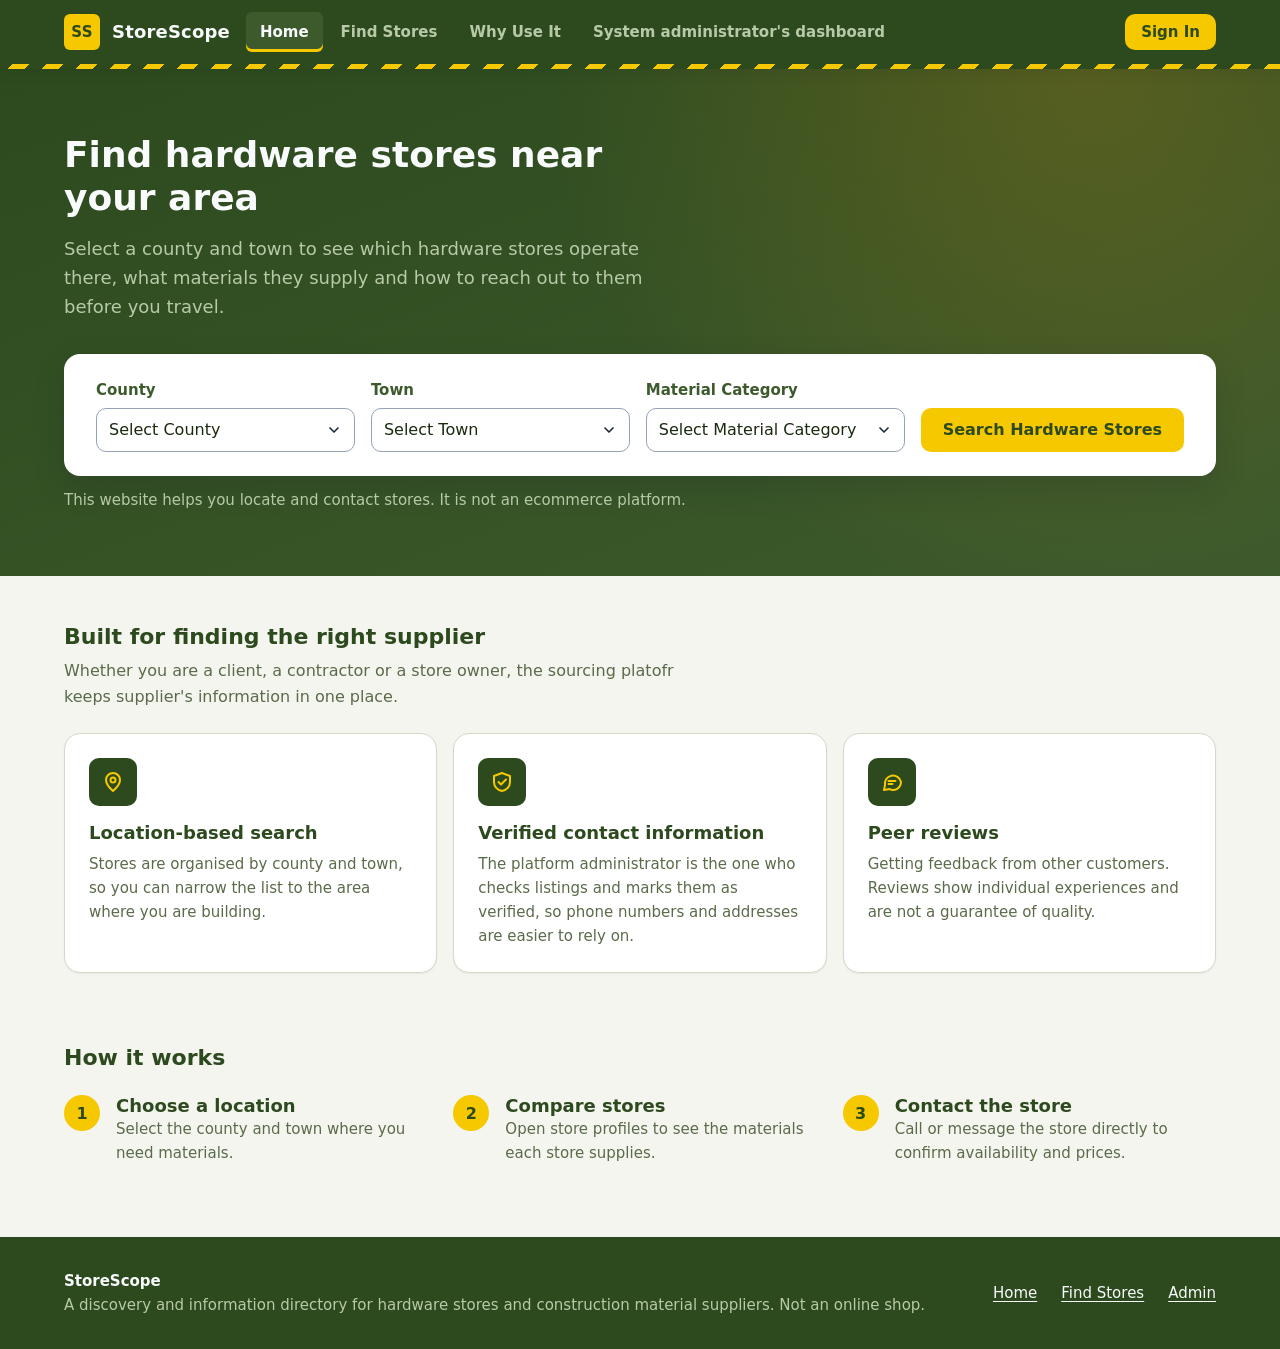
<file: index.html>
<!DOCTYPE html>
<html lang="en-GB">
<head>
  <meta charset="UTF-8">
  <meta name="viewport" content="width=device-width, initial-scale=1">
  <title>StoreScope - Find Hardware Stores by County and Town in Kenya</title>

  <meta name="description" content="Find hardware stores and construction material suppliers by county and town. View store profiles, products and contact details.">
  <link rel="stylesheet" href="styles.css">
</head>
<body>


  <header class="site-header">
    <div class="container header-inner">
      <a class="logo" href="index.html" aria-label="StoreScope, home">
        <span class="logo-mark" aria-hidden="true">SS</span>
        <span>StoreScope</span>
      </a>
      <nav class="primary-nav" aria-label="Primary">
        <ul>
          <li><a href="index.html" aria-current="page">Home</a></li>
          <li><a href="search-list.html">Find Stores</a></li>
          <li><a href="index.html#features">Why Use It</a></li>
          <li><a href="admin-dash.html">System administrator's dashboard</a></li>
        </ul>
      </nav>
      <div class="header-actions">
        <a class="btn btn-primary btn-sm" href="signin.html">Sign In</a>
      </div>
    </div>
  </header>

  <main id="main-content">

    <section class="hero" aria-labelledby="hero-heading">
      <div class="container">
        <h1 id="hero-heading">Find hardware stores near your area</h1>
        <p class="hero-lead">Select a county and town to see which hardware stores operate there, what materials they supply and how to reach out to them before you travel.</p>

        <form class="search-panel" action="search-list.html" method="get" role="search" aria-label="Search hardware stores">
          <div class="field">
            <label for="county">County</label>
            <select class="select" id="county" name="county">
              <option value="">Select County</option>
              <option value="kiambu">Kiambu</option>
              <option value="nairobi">Nairobi</option>
              <option value="machakos">Machakos</option>
            </select>
          </div>

          <div class="field">
            <label for="town">Town</label>
            <select class="select" id="town" name="town">
              <option value="">Select Town</option>
              <optgroup label="Kiambu">
                <option value="ruiru">Ruiru</option>
                <option value="thika">Thika</option>
                <option value="juja">Juja</option>
              </optgroup>
              <optgroup label="Nairobi">
                <option value="westlands">Westlands</option>
                <option value="embakasi">Embakasi</option>
                <option value="kasarani">Kasarani</option>
              </optgroup>
              <optgroup label="Machakos">
                <option value="machakos-town">Machakos Town</option>
                <option value="mlolongo">Mlolongo</option>
                <option value="athi-river">Athi River</option>
              </optgroup>
            </select>
          </div>

          <div class="field">
            <label for="category">Material Category</label>
            <select class="select" id="category" name="category">
              <option value="">Select Material Category</option>
              <option value="steel">Steel</option>
              <option value="cement">Cement</option>
              <option value="concrete">Concrete</option>
              <option value="timber">Wood</option>
              <option value="roofing">Roofing</option>
              <option value="bricks">Bricks</option>
              <option value="plumbing">Plumbing</option>
              <option value="binding-wire">Binding Wire</option>
              <option value="electrical">Electrical</option>
              <option value="nails">Nails and Fasteners</option>
            </select>
          </div>

          <button class="btn btn-primary" type="submit">Search Hardware Stores</button>
        </form>
        <p class="search-hint">This website helps you locate and contact stores. It is not an ecommerce platform.</p>
      </div>
    </section>

    <section class="section" id="features" aria-labelledby="features-heading">
      <div class="container">
        <div class="section-heading">
          <h2 id="features-heading">Built for finding the right supplier</h2>
          <p>Whether you are a client, a contractor or a store owner, the sourcing platofr keeps supplier's information in one place.</p>
        </div>

        <div class="feature-grid">
          <article class="card feature-card">
            <div class="feature-icon" aria-hidden="true">
              <svg viewBox="0 0 24 24"><path d="M12 21s7-6.2 7-11a7 7 0 1 0-14 0c0 4.8 7 11 7 11z"/><circle cx="12" cy="10" r="2.5"/></svg>
            </div>
            <h3>Location-based search</h3>
            <p>Stores are organised by county and town, so you can narrow the list to the area where you are building.</p>
          </article>

          <article class="card feature-card">
            <div class="feature-icon" aria-hidden="true">
              <svg viewBox="0 0 24 24"><path d="M12 3l8 3v6c0 4.5-3.3 8.3-8 9-4.7-.7-8-4.5-8-9V6l8-3z"/><path d="M8.5 12l2.5 2.5 5-5"/></svg>
            </div>
            <h3>Verified contact information</h3>
            <p>The platform administrator is the one who checks listings and marks them as verified, so phone numbers and addresses are easier to rely on.</p>
          </article>

          <article class="card feature-card">
            <div class="feature-icon" aria-hidden="true">
              <svg viewBox="0 0 24 24"><path d="M21 12a8 8 0 0 1-11.6 7.1L4 20l1-4.6A8 8 0 1 1 21 12z"/><path d="M8.5 11h7M8.5 14h4"/></svg>
            </div>
            <h3>Peer reviews</h3>
            <p>Getting feedback from other customers. Reviews show individual experiences and are not a guarantee of quality.</p>
          </article>
        </div>
      </div>
    </section>

    <section class="section-tight" aria-labelledby="how-heading">
      <div class="container">
        <div class="section-heading">
          <h2 id="how-heading">How it works</h2>
        </div>
        <ol class="steps">
          <li>
            <h3>Choose a location</h3>
            <p>Select the county and town where you need materials.</p>
          </li>
          <li>
            <h3>Compare stores</h3>
            <p>Open store profiles to see the materials each store supplies.</p>
          </li>
          <li>
            <h3>Contact the store</h3>
            <p>Call or message the store directly to confirm availability and prices.</p>
          </li>
        </ol>
      </div>
    </section>

  </main>

  <footer class="site-footer">
    <div class="container footer-inner">
      <p><strong>StoreScope</strong><br>A discovery and information directory for hardware stores and construction material suppliers. Not an online shop.</p>
      <nav class="footer-nav" aria-label="Footer">
        <ul>
          <li><a href="index.html">Home</a></li>
          <li><a href="search-list.html">Find Stores</a></li>
          <li><a href="admin-dash.html">Admin</a></li>
        </ul>
      </nav>
    </div>
  </footer>
</body>
</html>
</file>
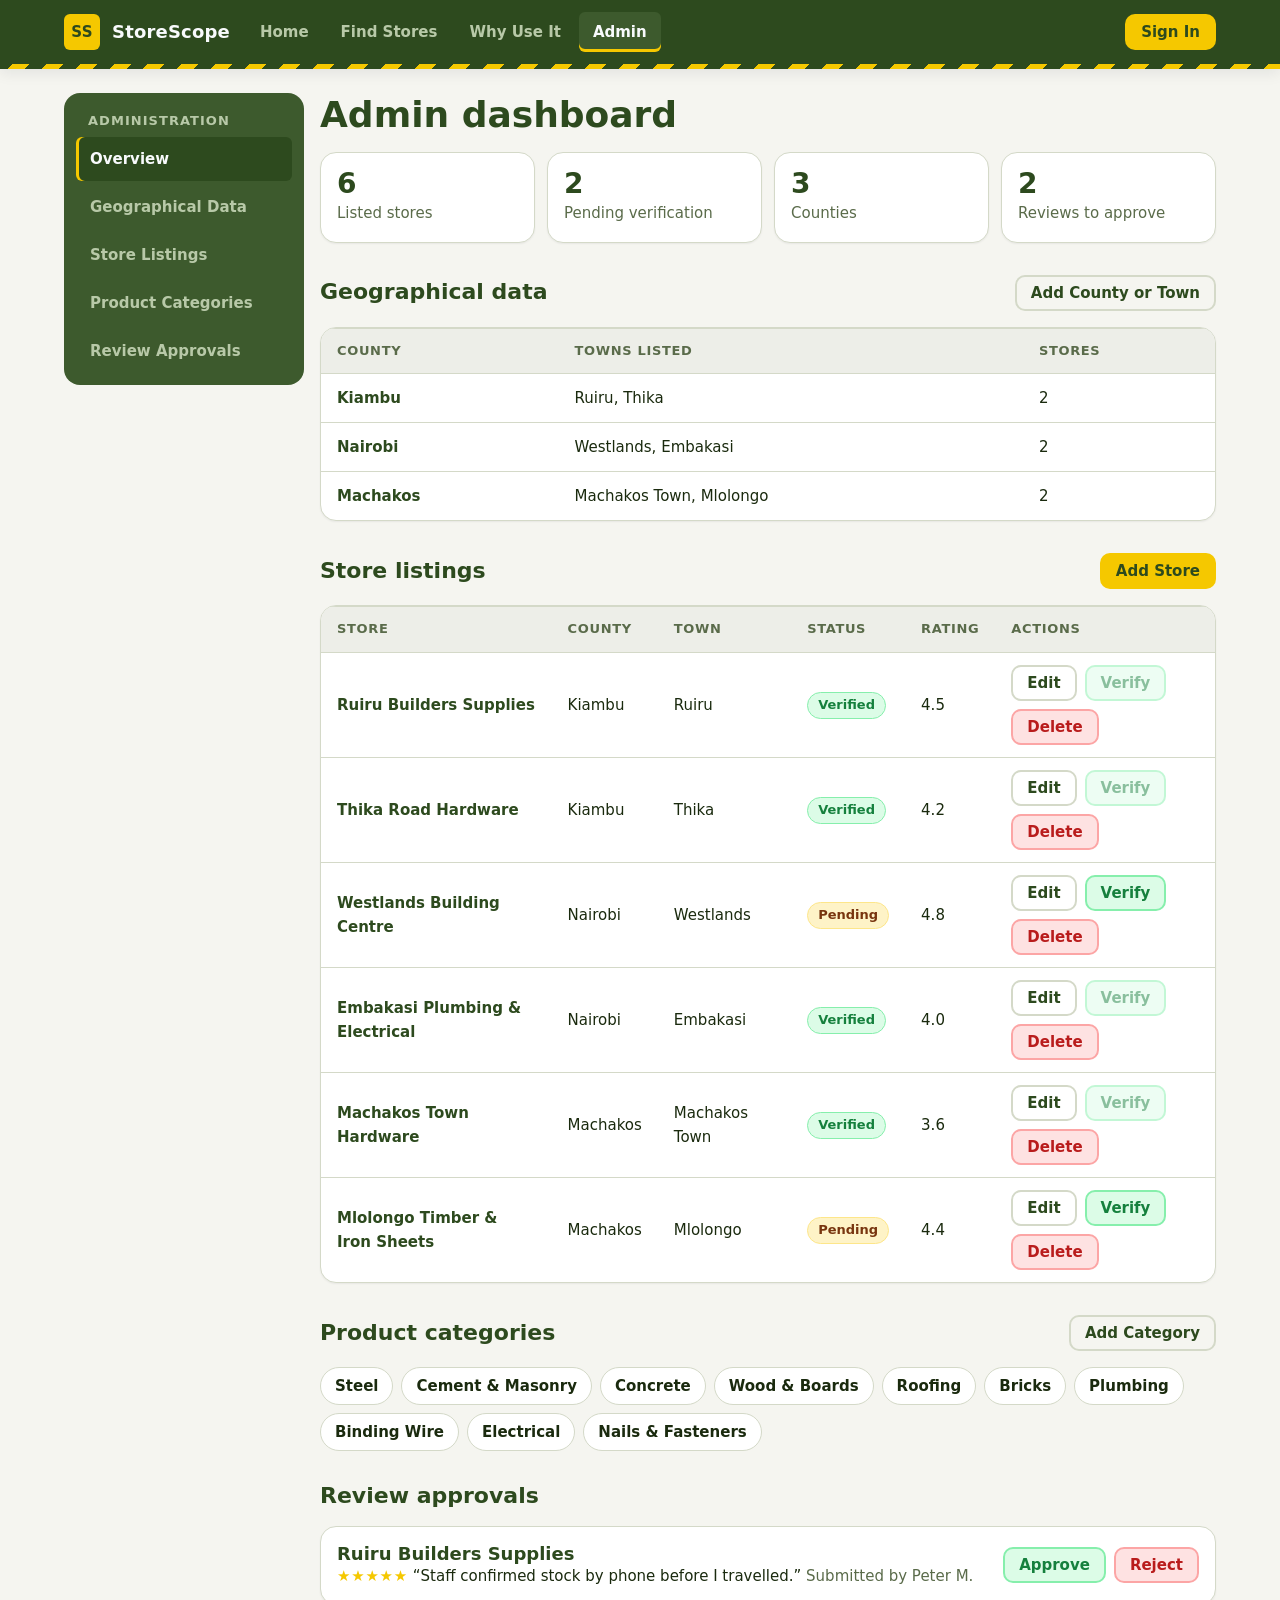
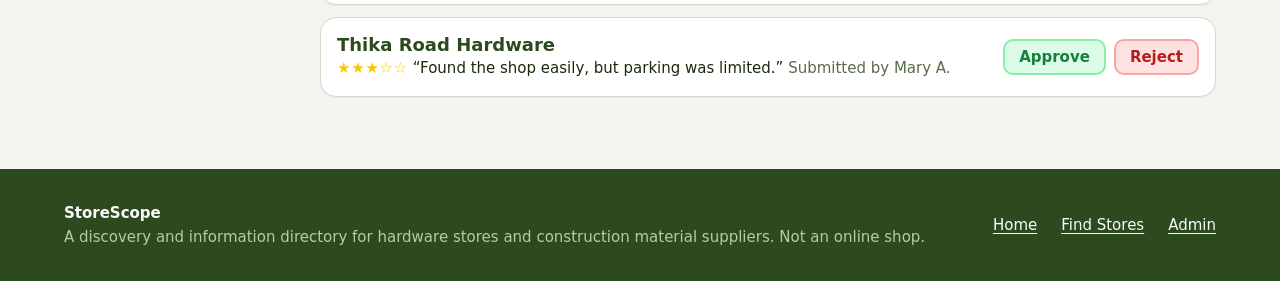
<file: admin-dash.html>
<!DOCTYPE html>
<html lang="en-GB">
<head>
  <meta charset="UTF-8">
  <meta name="viewport" content="width=device-width, initial-scale=1">
  <title>Admin Dashboard | StoreScope</title>
  <meta name="description" content="Administrator dashboard for managing counties, towns, store listings, product categories and review approvals.">
  <meta name="robots" content="noindex">
  <link rel="stylesheet" href="styles.css">
</head>
<body>
  <a class="skip-link" href="#main-content">Skip to main content</a>

  <header class="site-header">
    <div class="container header-inner">
      <a class="logo" href="index.html" aria-label="StoreScope, home">
        <span class="logo-mark" aria-hidden="true">SS</span>
        <span>StoreScope</span>
      </a>
      <nav class="primary-nav" aria-label="Primary">
        <ul>
          <li><a href="index.html">Home</a></li>
          <li><a href="search-list.html">Find Stores</a></li>
          <li><a href="index.html#features">Why Use It</a></li>
          <li><a href="admin-dash.html" aria-current="page">Admin</a></li>
        </ul>
      </nav>
      <div class="header-actions">
        <a class="btn btn-primary btn-sm" href="signin.html">Sign In</a>
      </div>
    </div>
  </header>

  <main id="main-content">
    <div class="container admin-layout">

      <aside class="admin-sidebar">
        <h2 id="admin-nav-heading">Administration</h2>
        <nav class="admin-nav" aria-labelledby="admin-nav-heading">
          <ul>
            <li><a href="#overview" aria-current="page">Overview</a></li>
            <li><a href="#geographical-data">Geographical Data</a></li>
            <li><a href="#store-listings">Store Listings</a></li>
            <li><a href="#product-categories">Product Categories</a></li>
            <li><a href="#review-approvals">Review Approvals</a></li>
          </ul>
        </nav>
      </aside>

      <div class="admin-main">

        <section id="overview" aria-labelledby="overview-heading">
          <div class="admin-title">
            <h1 id="overview-heading">Admin dashboard</h1>
          </div>
          <div class="stat-grid">
            <div class="card stat-card">
              <span class="stat-value">6</span>
              <span class="stat-label">Listed stores</span>
            </div>
            <div class="card stat-card">
              <span class="stat-value">2</span>
              <span class="stat-label">Pending verification</span>
            </div>
            <div class="card stat-card">
              <span class="stat-value">3</span>
              <span class="stat-label">Counties</span>
            </div>
            <div class="card stat-card">
              <span class="stat-value">2</span>
              <span class="stat-label">Reviews to approve</span>
            </div>
          </div>
        </section>

        <section id="geographical-data" aria-labelledby="geo-heading">
          <div class="admin-title">
            <h2 id="geo-heading">Geographical data</h2>
            <button class="btn btn-secondary btn-sm" type="button">Add County or Town</button>
          </div>
          <div class="table-wrap">
            <table class="data-table">
              <caption class="sr-only">Counties, towns and store counts</caption>
              <thead>
                <tr>
                  <th scope="col">County</th>
                  <th scope="col">Towns listed</th>
                  <th scope="col">Stores</th>
                </tr>
              </thead>
              <tbody>
                <tr><th scope="row">Kiambu</th><td>Ruiru, Thika</td><td>2</td></tr>
                <tr><th scope="row">Nairobi</th><td>Westlands, Embakasi</td><td>2</td></tr>
                <tr><th scope="row">Machakos</th><td>Machakos Town, Mlolongo</td><td>2</td></tr>
              </tbody>
            </table>
          </div>
        </section>

        <section id="store-listings" aria-labelledby="stores-heading">
          <div class="admin-title">
            <h2 id="stores-heading">Store listings</h2>
            <button class="btn btn-primary btn-sm" type="button">Add Store</button>
          </div>
          <div class="table-wrap">
            <table class="data-table">
              <caption class="sr-only">Listed hardware stores with status and actions</caption>
              <thead>
                <tr>
                  <th scope="col">Store</th>
                  <th scope="col">County</th>
                  <th scope="col">Town</th>
                  <th scope="col">Status</th>
                  <th scope="col">Rating</th>
                  <th scope="col">Actions</th>
                </tr>
              </thead>
              <tbody>
                <tr>
                  <th scope="row">Ruiru Builders Supplies</th>
                  <td>Kiambu</td>
                  <td>Ruiru</td>
                  <td><span class="badge badge-verified">Verified</span></td>
                  <td>4.5</td>
                  <td>
                    <div class="row-actions">
                      <button class="btn btn-secondary btn-sm" type="button" aria-label="Edit Ruiru Builders Supplies">Edit</button>
                      <button class="btn btn-success btn-sm" type="button" disabled aria-label="Verify Ruiru Builders Supplies (already verified)">Verify</button>
                      <button class="btn btn-danger btn-sm" type="button" aria-label="Delete Ruiru Builders Supplies">Delete</button>
                    </div>
                  </td>
                </tr>
                <tr>
                  <th scope="row">Thika Road Hardware</th>
                  <td>Kiambu</td>
                  <td>Thika</td>
                  <td><span class="badge badge-verified">Verified</span></td>
                  <td>4.2</td>
                  <td>
                    <div class="row-actions">
                      <button class="btn btn-secondary btn-sm" type="button" aria-label="Edit Thika Road Hardware">Edit</button>
                      <button class="btn btn-success btn-sm" type="button" disabled aria-label="Verify Thika Road Hardware (already verified)">Verify</button>
                      <button class="btn btn-danger btn-sm" type="button" aria-label="Delete Thika Road Hardware">Delete</button>
                    </div>
                  </td>
                </tr>
                <tr>
                  <th scope="row">Westlands Building Centre</th>
                  <td>Nairobi</td>
                  <td>Westlands</td>
                  <td><span class="badge badge-pending">Pending</span></td>
                  <td>4.8</td>
                  <td>
                    <div class="row-actions">
                      <button class="btn btn-secondary btn-sm" type="button" aria-label="Edit Westlands Building Centre">Edit</button>
                      <button class="btn btn-success btn-sm" type="button" aria-label="Verify Westlands Building Centre">Verify</button>
                      <button class="btn btn-danger btn-sm" type="button" aria-label="Delete Westlands Building Centre">Delete</button>
                    </div>
                  </td>
                </tr>
                <tr>
                  <th scope="row">Embakasi Plumbing &amp; Electrical</th>
                  <td>Nairobi</td>
                  <td>Embakasi</td>
                  <td><span class="badge badge-verified">Verified</span></td>
                  <td>4.0</td>
                  <td>
                    <div class="row-actions">
                      <button class="btn btn-secondary btn-sm" type="button" aria-label="Edit Embakasi Plumbing and Electrical">Edit</button>
                      <button class="btn btn-success btn-sm" type="button" disabled aria-label="Verify Embakasi Plumbing and Electrical (already verified)">Verify</button>
                      <button class="btn btn-danger btn-sm" type="button" aria-label="Delete Embakasi Plumbing and Electrical">Delete</button>
                    </div>
                  </td>
                </tr>
                <tr>
                  <th scope="row">Machakos Town Hardware</th>
                  <td>Machakos</td>
                  <td>Machakos Town</td>
                  <td><span class="badge badge-verified">Verified</span></td>
                  <td>3.6</td>
                  <td>
                    <div class="row-actions">
                      <button class="btn btn-secondary btn-sm" type="button" aria-label="Edit Machakos Town Hardware">Edit</button>
                      <button class="btn btn-success btn-sm" type="button" disabled aria-label="Verify Machakos Town Hardware (already verified)">Verify</button>
                      <button class="btn btn-danger btn-sm" type="button" aria-label="Delete Machakos Town Hardware">Delete</button>
                    </div>
                  </td>
                </tr>
                <tr>
                  <th scope="row">Mlolongo Timber &amp; Iron Sheets</th>
                  <td>Machakos</td>
                  <td>Mlolongo</td>
                  <td><span class="badge badge-pending">Pending</span></td>
                  <td>4.4</td>
                  <td>
                    <div class="row-actions">
                      <button class="btn btn-secondary btn-sm" type="button" aria-label="Edit Mlolongo Timber and Iron Sheets">Edit</button>
                      <button class="btn btn-success btn-sm" type="button" aria-label="Verify Mlolongo Timber and Iron Sheets">Verify</button>
                      <button class="btn btn-danger btn-sm" type="button" aria-label="Delete Mlolongo Timber and Iron Sheets">Delete</button>
                    </div>
                  </td>
                </tr>
              </tbody>
            </table>
          </div>
        </section>

        <section id="product-categories" aria-labelledby="categories-heading">
          <div class="admin-title">
            <h2 id="categories-heading">Product categories</h2>
            <button class="btn btn-secondary btn-sm" type="button">Add Category</button>
          </div>
          <ul class="chip-list" aria-label="Current product categories">
            <li class="chip">Steel</li>
            <li class="chip">Cement &amp; Masonry</li>
            <li class="chip">Concrete</li>
            <li class="chip">Wood &amp; Boards</li>
            <li class="chip">Roofing</li>
            <li class="chip">Bricks</li>
            <li class="chip">Plumbing</li>
            <li class="chip">Binding Wire</li>
            <li class="chip">Electrical</li>
            <li class="chip">Nails &amp; Fasteners</li>
          </ul>
        </section>

        

        <section id="review-approvals" aria-labelledby="reviews-admin-heading">
          <div class="admin-title">
            <h2 id="reviews-admin-heading">Review approvals</h2>
          </div>
          <div class="moderation-list">
            <article class="card moderation-item">
              <div>
                <h3>Ruiru Builders Supplies</h3>
                <p><span class="rating-stars" aria-hidden="true">★★★★★</span> <span class="sr-only">Rated 5 out of 5.</span> “Staff confirmed stock by phone before I travelled.” <span class="text-muted">Submitted by Peter M.</span></p>
              </div>
              <div class="row-actions">
                <button class="btn btn-success btn-sm" type="button" aria-label="Approve review by Peter M.">Approve</button>
                <button class="btn btn-danger btn-sm" type="button" aria-label="Reject review by Peter M.">Reject</button>
              </div>
            </article>
            <article class="card moderation-item">
              <div>
                <h3>Thika Road Hardware</h3>
                <p><span class="rating-stars" aria-hidden="true">★★★☆☆</span> <span class="sr-only">Rated 3 out of 5.</span> “Found the shop easily, but parking was limited.” <span class="text-muted">Submitted by Mary A.</span></p>
              </div>
              <div class="row-actions">
                <button class="btn btn-success btn-sm" type="button" aria-label="Approve review by Mary A.">Approve</button>
                <button class="btn btn-danger btn-sm" type="button" aria-label="Reject review by Mary A.">Reject</button>
              </div>
            </article>
          </div>
        </section>

      </div>
    </div>
  </main>

  <footer class="site-footer">
    <div class="container footer-inner">
      <p><strong>StoreScope</strong><br>A discovery and information directory for hardware stores and construction material suppliers. Not an online shop.</p>
      <nav class="footer-nav" aria-label="Footer">
        <ul>
          <li><a href="index.html">Home</a></li>
          <li><a href="search-list.html">Find Stores</a></li>
          <li><a href="admin-dash.html">Admin</a></li>
        </ul>
      </nav>
    </div>
  </footer>
</body>
</html>
</file>
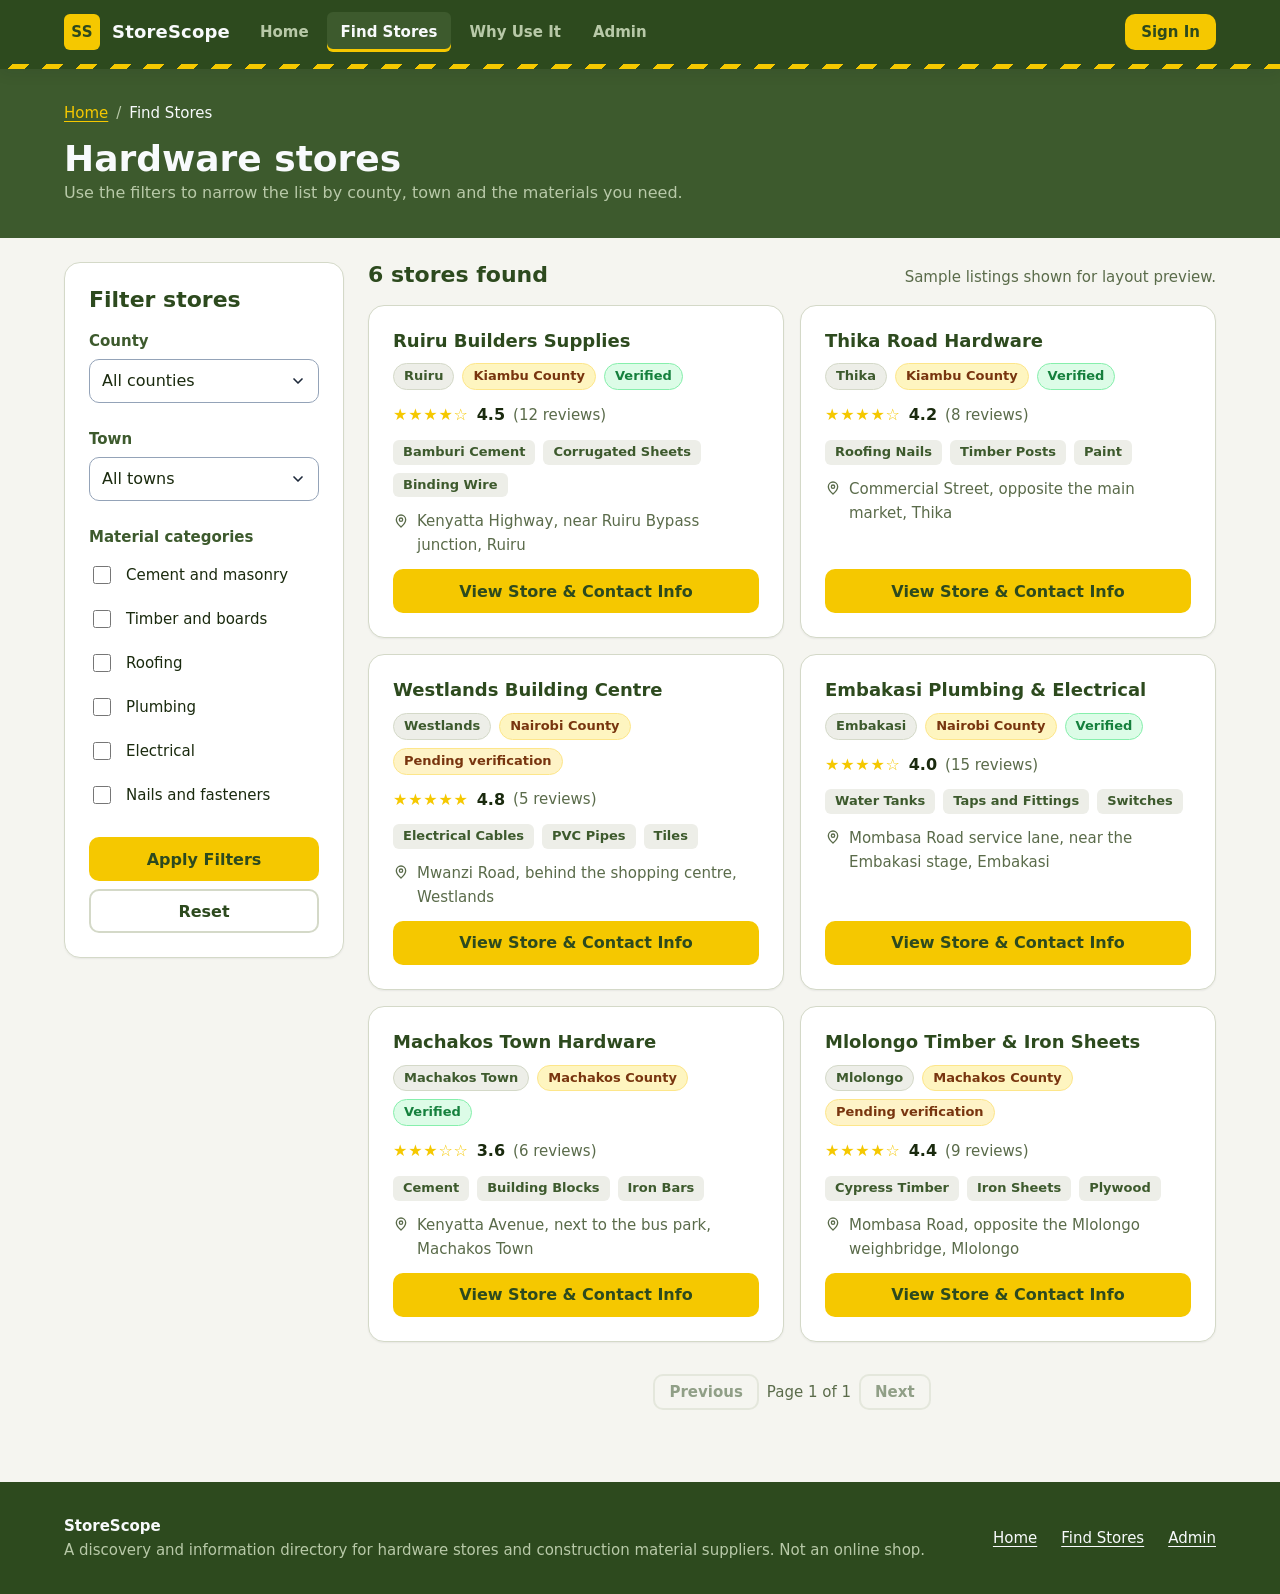
<file: search-list.html>
<!DOCTYPE html>
<html lang="en-GB">
<head>
  <meta charset="UTF-8">
  <meta name="viewport" content="width=device-width, initial-scale=1">
  <title>Hardware Stores Directory | StoreScope</title>
  <meta name="description" content="Browse hardware stores by county, town and material category. View ratings, stocked items and addresses.">
  <link rel="stylesheet" href="styles.css">
</head>
<body>
  <a class="skip-link" href="#main-content">Skip to main content</a>

  <header class="site-header">
    <div class="container header-inner">
      <a class="logo" href="index.html" aria-label="StoreScope, home">
        <span class="logo-mark" aria-hidden="true">SS</span>
        <span>StoreScope</span>
      </a>
      <nav class="primary-nav" aria-label="Primary">
        <ul>
          <li><a href="index.html">Home</a></li>
          <li><a href="search-list.html" aria-current="page">Find Stores</a></li>
          <li><a href="index.html#features">Why Use It</a></li>
          <li><a href="admin-dash.html">Admin</a></li>
        </ul>
      </nav>
      <div class="header-actions">
        <a class="btn btn-primary btn-sm" href="signin.html">Sign In</a>
      </div>
    </div>
  </header>

  <main id="main-content">

    <section class="page-banner" aria-labelledby="directory-heading">
      <div class="container">
        <nav class="breadcrumb" aria-label="Breadcrumb">
          <ol>
            <li><a href="index.html">Home</a></li>
            <li aria-current="page">Find Stores</li>
          </ol>
        </nav>
        <h1 id="directory-heading">Hardware stores</h1>
        <p>Use the filters to narrow the list by county, town and the materials you need.</p>
      </div>
    </section>

    <div class="container directory-layout">

      <aside class="filter-panel" aria-labelledby="filter-heading">
        <h2 id="filter-heading">Filter stores</h2>
        <form class="filter-form" action="search-list.html" method="get">
          <div class="field">
            <label for="filter-county">County</label>
            <select class="select" id="filter-county" name="county">
              <option value="">All counties</option>
              <option value="kiambu">Kiambu</option>
              <option value="nairobi">Nairobi</option>
              <option value="machakos">Machakos</option>
            </select>
          </div>

          <div class="field">
            <label for="filter-town">Town</label>
            <select class="select" id="filter-town" name="town">
              <option value="">All towns</option>
              <optgroup label="Kiambu">
                <option value="ruiru">Ruiru</option>
                <option value="thika">Thika</option>
              </optgroup>
              <optgroup label="Nairobi">
                <option value="westlands">Westlands</option>
                <option value="embakasi">Embakasi</option>
              </optgroup>
              <optgroup label="Machakos">
                <option value="machakos-town">Machakos Town</option>
                <option value="mlolongo">Mlolongo</option>
              </optgroup>
            </select>
          </div>

          <fieldset>
            <legend>Material categories</legend>
            <div class="check-list" style="margin-top: 0.5rem;">
              <label class="check-item"><input type="checkbox" name="category" value="cement"> Cement and masonry</label>
              <label class="check-item"><input type="checkbox" name="category" value="timber"> Timber and boards</label>
              <label class="check-item"><input type="checkbox" name="category" value="roofing"> Roofing</label>
              <label class="check-item"><input type="checkbox" name="category" value="plumbing"> Plumbing</label>
              <label class="check-item"><input type="checkbox" name="category" value="electrical"> Electrical</label>
              <label class="check-item"><input type="checkbox" name="category" value="nails"> Nails and fasteners</label>
            </div>
          </fieldset>

          <div class="filter-actions">
            <button class="btn btn-primary" type="submit">Apply Filters</button>
            <a class="btn btn-secondary" href="search-list.html">Reset</a>
          </div>
        </form>
      </aside>

      <section aria-labelledby="results-heading">
        <div class="results-header">
          <h2 id="results-heading">6 stores found</h2>
          <p class="text-muted text-small">Sample listings shown for layout preview.</p>
        </div>

        <div class="store-grid">

          <article class="card store-card">
            <h3><a href="store-profile.html">Ruiru Builders Supplies</a></h3>
            <div class="badge-row">
              <span class="badge">Ruiru</span>
              <span class="badge badge-county">Kiambu County</span>
              <span class="badge badge-verified">Verified</span>
            </div>
            <p class="rating">
              <span class="rating-stars" aria-hidden="true">★★★★☆</span>
              <span class="sr-only">Rated 4.5 out of 5</span>
              <span aria-hidden="true">4.5</span>
              <span class="rating-count">(12 reviews)</span>
            </p>
            <ul class="tag-list" aria-label="Top stocked items">
              <li class="tag">Bamburi Cement</li>
              <li class="tag">Corrugated Sheets</li>
              <li class="tag">Binding Wire</li>
            </ul>
            <p class="store-address">
              <svg viewBox="0 0 24 24" aria-hidden="true"><path d="M12 21s7-6.2 7-11a7 7 0 1 0-14 0c0 4.8 7 11 7 11z"/><circle cx="12" cy="10" r="2.5"/></svg>
              <span>Kenyatta Highway, near Ruiru Bypass junction, Ruiru</span>
            </p>
            <a class="btn btn-primary" href="store-profile.html">View Store &amp; Contact Info</a>
          </article>

          <article class="card store-card">
            <h3><a href="store-profile.html">Thika Road Hardware</a></h3>
            <div class="badge-row">
              <span class="badge">Thika</span>
              <span class="badge badge-county">Kiambu County</span>
              <span class="badge badge-verified">Verified</span>
            </div>
            <p class="rating">
              <span class="rating-stars" aria-hidden="true">★★★★☆</span>
              <span class="sr-only">Rated 4.2 out of 5</span>
              <span aria-hidden="true">4.2</span>
              <span class="rating-count">(8 reviews)</span>
            </p>
            <ul class="tag-list" aria-label="Top stocked items">
              <li class="tag">Roofing Nails</li>
              <li class="tag">Timber Posts</li>
              <li class="tag">Paint</li>
            </ul>
            <p class="store-address">
              <svg viewBox="0 0 24 24" aria-hidden="true"><path d="M12 21s7-6.2 7-11a7 7 0 1 0-14 0c0 4.8 7 11 7 11z"/><circle cx="12" cy="10" r="2.5"/></svg>
              <span>Commercial Street, opposite the main market, Thika</span>
            </p>
            <a class="btn btn-primary" href="store-profile.html">View Store &amp; Contact Info</a>
          </article>

          <article class="card store-card">
            <h3><a href="store-profile.html">Westlands Building Centre</a></h3>
            <div class="badge-row">
              <span class="badge">Westlands</span>
              <span class="badge badge-county">Nairobi County</span>
              <span class="badge badge-pending">Pending verification</span>
            </div>
            <p class="rating">
              <span class="rating-stars" aria-hidden="true">★★★★★</span>
              <span class="sr-only">Rated 4.8 out of 5</span>
              <span aria-hidden="true">4.8</span>
              <span class="rating-count">(5 reviews)</span>
            </p>
            <ul class="tag-list" aria-label="Top stocked items">
              <li class="tag">Electrical Cables</li>
              <li class="tag">PVC Pipes</li>
              <li class="tag">Tiles</li>
            </ul>
            <p class="store-address">
              <svg viewBox="0 0 24 24" aria-hidden="true"><path d="M12 21s7-6.2 7-11a7 7 0 1 0-14 0c0 4.8 7 11 7 11z"/><circle cx="12" cy="10" r="2.5"/></svg>
              <span>Mwanzi Road, behind the shopping centre, Westlands</span>
            </p>
            <a class="btn btn-primary" href="store-profile.html">View Store &amp; Contact Info</a>
          </article>

          <article class="card store-card">
            <h3><a href="store-profile.html">Embakasi Plumbing &amp; Electrical</a></h3>
            <div class="badge-row">
              <span class="badge">Embakasi</span>
              <span class="badge badge-county">Nairobi County</span>
              <span class="badge badge-verified">Verified</span>
            </div>
            <p class="rating">
              <span class="rating-stars" aria-hidden="true">★★★★☆</span>
              <span class="sr-only">Rated 4.0 out of 5</span>
              <span aria-hidden="true">4.0</span>
              <span class="rating-count">(15 reviews)</span>
            </p>
            <ul class="tag-list" aria-label="Top stocked items">
              <li class="tag">Water Tanks</li>
              <li class="tag">Taps and Fittings</li>
              <li class="tag">Switches</li>
            </ul>
            <p class="store-address">
              <svg viewBox="0 0 24 24" aria-hidden="true"><path d="M12 21s7-6.2 7-11a7 7 0 1 0-14 0c0 4.8 7 11 7 11z"/><circle cx="12" cy="10" r="2.5"/></svg>
              <span>Mombasa Road service lane, near the Embakasi stage, Embakasi</span>
            </p>
            <a class="btn btn-primary" href="store-profile.html">View Store &amp; Contact Info</a>
          </article>

          <article class="card store-card">
            <h3><a href="store-profile.html">Machakos Town Hardware</a></h3>
            <div class="badge-row">
              <span class="badge">Machakos Town</span>
              <span class="badge badge-county">Machakos County</span>
              <span class="badge badge-verified">Verified</span>
            </div>
            <p class="rating">
              <span class="rating-stars" aria-hidden="true">★★★☆☆</span>
              <span class="sr-only">Rated 3.6 out of 5</span>
              <span aria-hidden="true">3.6</span>
              <span class="rating-count">(6 reviews)</span>
            </p>
            <ul class="tag-list" aria-label="Top stocked items">
              <li class="tag">Cement</li>
              <li class="tag">Building Blocks</li>
              <li class="tag">Iron Bars</li>
            </ul>
            <p class="store-address">
              <svg viewBox="0 0 24 24" aria-hidden="true"><path d="M12 21s7-6.2 7-11a7 7 0 1 0-14 0c0 4.8 7 11 7 11z"/><circle cx="12" cy="10" r="2.5"/></svg>
              <span>Kenyatta Avenue, next to the bus park, Machakos Town</span>
            </p>
            <a class="btn btn-primary" href="store-profile.html">View Store &amp; Contact Info</a>
          </article>

          <article class="card store-card">
            <h3><a href="store-profile.html">Mlolongo Timber &amp; Iron Sheets</a></h3>
            <div class="badge-row">
              <span class="badge">Mlolongo</span>
              <span class="badge badge-county">Machakos County</span>
              <span class="badge badge-pending">Pending verification</span>
            </div>
            <p class="rating">
              <span class="rating-stars" aria-hidden="true">★★★★☆</span>
              <span class="sr-only">Rated 4.4 out of 5</span>
              <span aria-hidden="true">4.4</span>
              <span class="rating-count">(9 reviews)</span>
            </p>
            <ul class="tag-list" aria-label="Top stocked items">
              <li class="tag">Cypress Timber</li>
              <li class="tag">Iron Sheets</li>
              <li class="tag">Plywood</li>
            </ul>
            <p class="store-address">
              <svg viewBox="0 0 24 24" aria-hidden="true"><path d="M12 21s7-6.2 7-11a7 7 0 1 0-14 0c0 4.8 7 11 7 11z"/><circle cx="12" cy="10" r="2.5"/></svg>
              <span>Mombasa Road, opposite the Mlolongo weighbridge, Mlolongo</span>
            </p>
            <a class="btn btn-primary" href="store-profile.html">View Store &amp; Contact Info</a>
          </article>

        </div>

        <nav class="pagination" aria-label="Results pages">
          <a class="btn btn-secondary btn-sm" href="search-list.html" aria-disabled="true">Previous</a>
          <span class="text-small text-muted">Page 1 of 1</span>
          <a class="btn btn-secondary btn-sm" href="search-list.html" aria-disabled="true">Next</a>
        </nav>
      </section>

    </div>
  </main>

  <footer class="site-footer">
    <div class="container footer-inner">
      <p><strong>StoreScope</strong><br>A discovery and information directory for hardware stores and construction material suppliers. Not an online shop.</p>
      <nav class="footer-nav" aria-label="Footer">
        <ul>
          <li><a href="index.html">Home</a></li>
          <li><a href="search-list.html">Find Stores</a></li>
          <li><a href="admin-dash.html">Admin</a></li>
        </ul>
      </nav>
    </div>
  </footer>
</body>
</html>
</file>
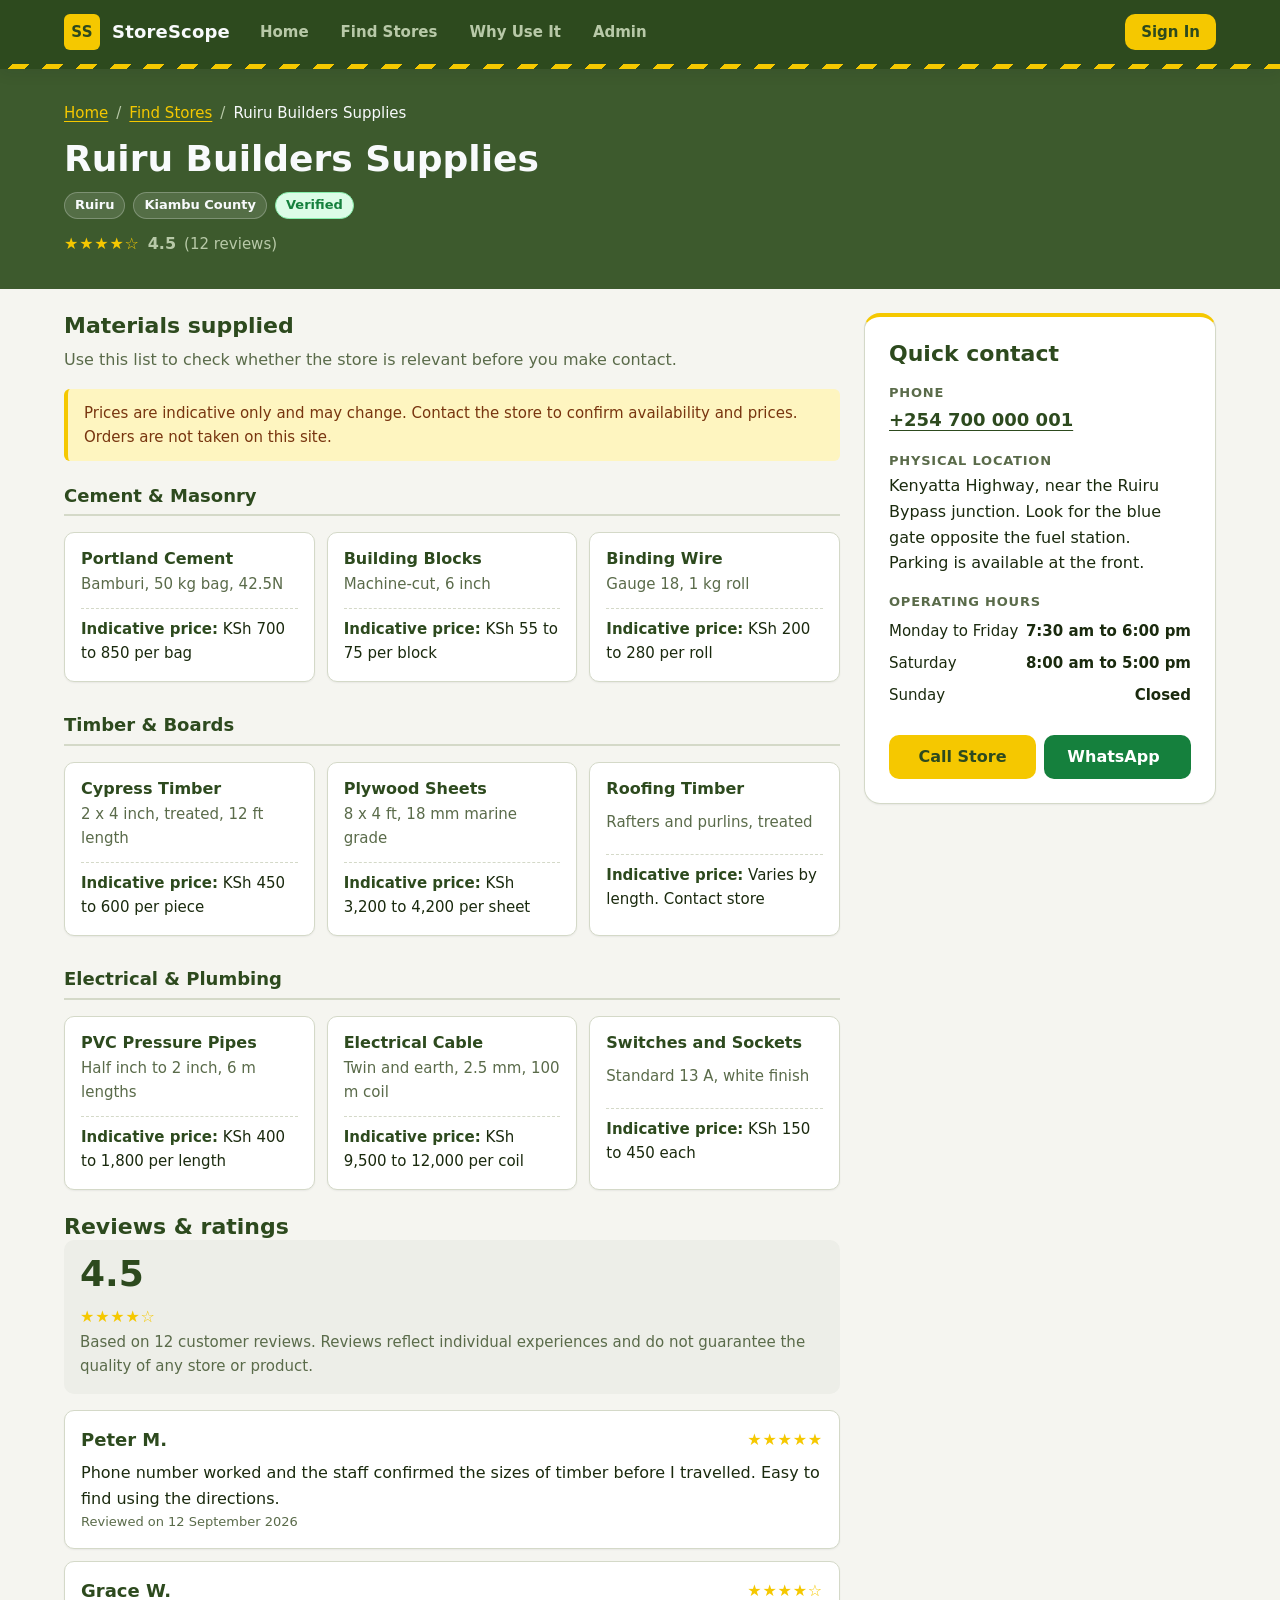
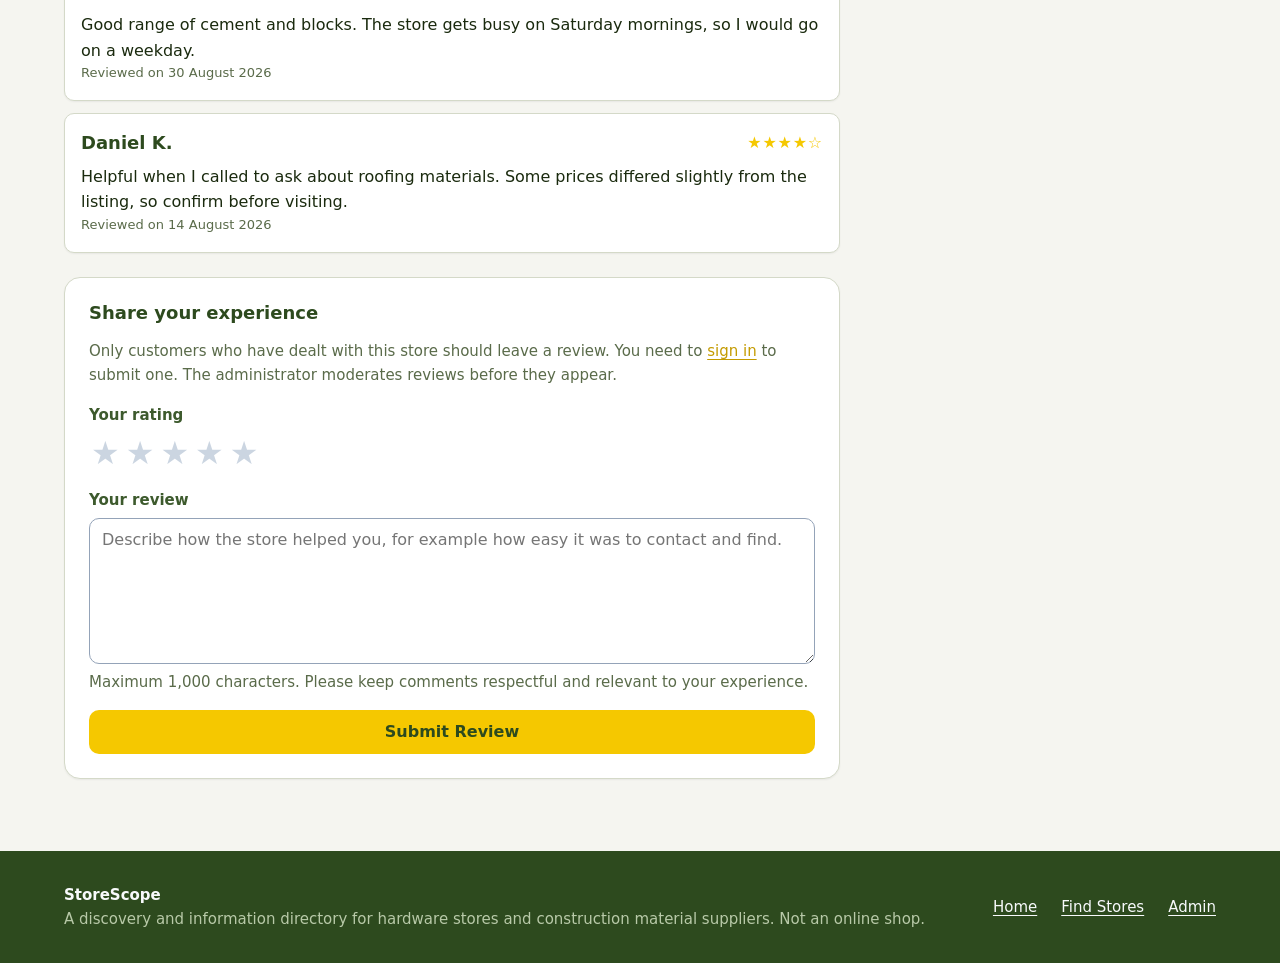
<file: store-profile.html>
<!DOCTYPE html>
<html lang="en-GB">
<head>
  <meta charset="UTF-8">
  <meta name="viewport" content="width=device-width, initial-scale=1">
  <title>Ruiru Builders Supplies | Store Profile | StoreScope</title>
  <meta name="description" content="Contact details, operating hours, material listings and customer reviews for Ruiru Builders Supplies in Ruiru, Kiambu County.">
  <link rel="stylesheet" href="styles.css">
</head>
<body>
  <a class="skip-link" href="#main-content">Skip to main content</a>

  <header class="site-header">
    <div class="container header-inner">
      <a class="logo" href="index.html" aria-label="StoreScope, home">
        <span class="logo-mark" aria-hidden="true">SS</span>
        <span>StoreScope</span>
      </a>
      <nav class="primary-nav" aria-label="Primary">
        <ul>
          <li><a href="index.html">Home</a></li>
          <li><a href="search-list.html">Find Stores</a></li>
          <li><a href="index.html#features">Why Use It</a></li>
          <li><a href="admin-dash.html">Admin</a></li>
        </ul>
      </nav>
      <div class="header-actions">
        <a class="btn btn-primary btn-sm" href="signin.html">Sign In</a>
      </div>
    </div>
  </header>

  <main id="main-content">

    <section class="page-banner profile-banner" aria-labelledby="store-heading">
      <div class="container">
        <nav class="breadcrumb" aria-label="Breadcrumb">
          <ol>
            <li><a href="index.html">Home</a></li>
            <li><a href="search-list.html">Find Stores</a></li>
            <li aria-current="page">Ruiru Builders Supplies</li>
          </ol>
        </nav>
        <h1 id="store-heading">Ruiru Builders Supplies</h1>
        <div class="badge-row" style="margin-top: 0.75rem;">
          <span class="badge badge-on-dark">Ruiru</span>
          <span class="badge badge-on-dark">Kiambu County</span>
          <span class="badge badge-verified">Verified</span>
        </div>
        <p class="rating">
          <span class="rating-stars" aria-hidden="true">★★★★☆</span>
          <span class="sr-only">Overall rating 4.5 out of 5 from 12 reviews</span>
          <span aria-hidden="true">4.5</span>
          <span class="rating-count" aria-hidden="true">(12 reviews)</span>
        </p>
      </div>
    </section>

    <div class="container profile-layout">

      <aside class="card contact-card" aria-labelledby="contact-heading">
        <h2 id="contact-heading">Quick contact</h2>
        <dl class="contact-list">
          <div>
            <dt>Phone</dt>
            <dd><a class="phone-link" href="tel:+254700000001">+254 700 000 001</a></dd>
          </div>
          <div>
            <dt>Physical location</dt>
            <dd>Kenyatta Highway, near the Ruiru Bypass junction. Look for the blue gate opposite the fuel station. Parking is available at the front.</dd>
          </div>
          <div>
            <dt>Operating hours</dt>
            <dd>
              <table class="hours-table">
                <caption class="sr-only">Operating hours</caption>
                <tbody>
                  <tr><th scope="row">Monday to Friday</th><td>7:30 am to 6:00 pm</td></tr>
                  <tr><th scope="row">Saturday</th><td>8:00 am to 5:00 pm</td></tr>
                  <tr><th scope="row">Sunday</th><td>Closed</td></tr>
                </tbody>
              </table>
            </dd>
          </div>
        </dl>
        <div class="contact-actions">
          <a class="btn btn-primary" href="tel:+254700000001">Call Store</a>
          <a class="btn btn-whatsapp" href="https://wa.me/254700000001" rel="noopener" target="_blank">
            WhatsApp<span class="sr-only"> (opens in a new tab)</span>
          </a>
        </div>
      </aside>

      <div class="profile-main">

        <section aria-labelledby="catalogue-heading">
          <h2 id="catalogue-heading">Materials supplied</h2>
          <p class="text-muted" style="margin: 0.5rem 0 1rem;">Use this list to check whether the store is relevant before you make contact.</p>
          <p class="notice" style="margin-bottom: 1.5rem;">Prices are indicative only and may change. Contact the store to confirm availability and prices. Orders are not taken on this site.</p>

          <section class="catalogue-section" aria-labelledby="cat-cement">
            <h3 id="cat-cement">Cement &amp; Masonry</h3>
            <div class="product-grid">
              <article class="card product-card">
                <h4>Portland Cement</h4>
                <p class="product-spec">Bamburi, 50 kg bag, 42.5N</p>
                <p class="product-price"><strong>Indicative price:</strong> KSh 700 to 850 per bag</p>
              </article>
              <article class="card product-card">
                <h4>Building Blocks</h4>
                <p class="product-spec">Machine-cut, 6 inch</p>
                <p class="product-price"><strong>Indicative price:</strong> KSh 55 to 75 per block</p>
              </article>
              <article class="card product-card">
                <h4>Binding Wire</h4>
                <p class="product-spec">Gauge 18, 1 kg roll</p>
                <p class="product-price"><strong>Indicative price:</strong> KSh 200 to 280 per roll</p>
              </article>
            </div>
          </section>

          <section class="catalogue-section" aria-labelledby="cat-timber">
            <h3 id="cat-timber">Timber &amp; Boards</h3>
            <div class="product-grid">
              <article class="card product-card">
                <h4>Cypress Timber</h4>
                <p class="product-spec">2 x 4 inch, treated, 12 ft length</p>
                <p class="product-price"><strong>Indicative price:</strong> KSh 450 to 600 per piece</p>
              </article>
              <article class="card product-card">
                <h4>Plywood Sheets</h4>
                <p class="product-spec">8 x 4 ft, 18 mm marine grade</p>
                <p class="product-price"><strong>Indicative price:</strong> KSh 3,200 to 4,200 per sheet</p>
              </article>
              <article class="card product-card">
                <h4>Roofing Timber</h4>
                <p class="product-spec">Rafters and purlins, treated</p>
                <p class="product-price"><strong>Indicative price:</strong> Varies by length. Contact store</p>
              </article>
            </div>
          </section>

          <section class="catalogue-section" aria-labelledby="cat-services">
            <h3 id="cat-services">Electrical &amp; Plumbing</h3>
            <div class="product-grid">
              <article class="card product-card">
                <h4>PVC Pressure Pipes</h4>
                <p class="product-spec">Half inch to 2 inch, 6 m lengths</p>
                <p class="product-price"><strong>Indicative price:</strong> KSh 400 to 1,800 per length</p>
              </article>
              <article class="card product-card">
                <h4>Electrical Cable</h4>
                <p class="product-spec">Twin and earth, 2.5 mm, 100 m coil</p>
                <p class="product-price"><strong>Indicative price:</strong> KSh 9,500 to 12,000 per coil</p>
              </article>
              <article class="card product-card">
                <h4>Switches and Sockets</h4>
                <p class="product-spec">Standard 13 A, white finish</p>
                <p class="product-price"><strong>Indicative price:</strong> KSh 150 to 450 each</p>
              </article>
            </div>
          </section>
        </section>

        <section class="section-tight" aria-labelledby="reviews-heading" style="padding-bottom: 0;">
          <h2 id="reviews-heading">Reviews &amp; ratings</h2>

          <div class="review-summary">
            <span class="review-score" aria-hidden="true">4.5</span>
            <div>
              <p class="rating">
                <span class="rating-stars" aria-hidden="true">★★★★☆</span>
                <span class="sr-only">Average rating 4.5 out of 5</span>
              </p>
              <p class="text-small text-muted">Based on 12 customer reviews. Reviews reflect individual experiences and do not guarantee the quality of any store or product.</p>
            </div>
          </div>

          <div class="review-list">
            <article class="card review">
              <div class="review-head">
                <h3>Peter M.</h3>
                <p class="rating">
                  <span class="rating-stars" aria-hidden="true">★★★★★</span>
                  <span class="sr-only">Rated 5 out of 5</span>
                </p>
              </div>
              <p>Phone number worked and the staff confirmed the sizes of timber before I travelled. Easy to find using the directions.</p>
              <p class="review-meta">Reviewed on <time datetime="2026-09-12">12 September 2026</time></p>
            </article>

            <article class="card review">
              <div class="review-head">
                <h3>Grace W.</h3>
                <p class="rating">
                  <span class="rating-stars" aria-hidden="true">★★★★☆</span>
                  <span class="sr-only">Rated 4 out of 5</span>
                </p>
              </div>
              <p>Good range of cement and blocks. The store gets busy on Saturday mornings, so I would go on a weekday.</p>
              <p class="review-meta">Reviewed on <time datetime="2026-08-30">30 August 2026</time></p>
            </article>

            <article class="card review">
              <div class="review-head">
                <h3>Daniel K.</h3>
                <p class="rating">
                  <span class="rating-stars" aria-hidden="true">★★★★☆</span>
                  <span class="sr-only">Rated 4 out of 5</span>
                </p>
              </div>
              <p>Helpful when I called to ask about roofing materials. Some prices differed slightly from the listing, so confirm before visiting.</p>
              <p class="review-meta">Reviewed on <time datetime="2026-08-14">14 August 2026</time></p>
            </article>
          </div>

          <form class="card review-form" action="store-profile.html" method="post" aria-labelledby="review-form-heading">
            <h3 id="review-form-heading">Share your experience</h3>
            <p class="text-small text-muted">Only customers who have dealt with this store should leave a review. You need to <a href="signin.html">sign in</a> to submit one. The administrator moderates reviews before they appear.</p>

            <fieldset>
              <legend>Your rating</legend>
              <div class="star-select" role="radiogroup" aria-label="Choose a rating from 1 to 5 stars" style="margin-top: 0.5rem;">
                <input type="radio" id="star-5" name="rating" value="5" required>
                <label for="star-5" title="5 stars"><span aria-hidden="true">★</span><span class="sr-only">5 stars</span></label>
                <input type="radio" id="star-4" name="rating" value="4">
                <label for="star-4" title="4 stars"><span aria-hidden="true">★</span><span class="sr-only">4 stars</span></label>
                <input type="radio" id="star-3" name="rating" value="3">
                <label for="star-3" title="3 stars"><span aria-hidden="true">★</span><span class="sr-only">3 stars</span></label>
                <input type="radio" id="star-2" name="rating" value="2">
                <label for="star-2" title="2 stars"><span aria-hidden="true">★</span><span class="sr-only">2 stars</span></label>
                <input type="radio" id="star-1" name="rating" value="1">
                <label for="star-1" title="1 star"><span aria-hidden="true">★</span><span class="sr-only">1 star</span></label>
              </div>
            </fieldset>

            <div class="field">
              <label for="review-comment">Your review</label>
              <textarea class="textarea" id="review-comment" name="comment" rows="5" maxlength="1000" required aria-describedby="review-help" placeholder="Describe how the store helped you, for example how easy it was to contact and find."></textarea>
              <p class="text-small text-muted" id="review-help">Maximum 1,000 characters. Please keep comments respectful and relevant to your experience.</p>
            </div>

            <button class="btn btn-primary" type="submit">Submit Review</button>
          </form>
        </section>

      </div>
    </div>
  </main>

  <footer class="site-footer">
    <div class="container footer-inner">
      <p><strong>StoreScope</strong><br>A discovery and information directory for hardware stores and construction material suppliers. Not an online shop.</p>
      <nav class="footer-nav" aria-label="Footer">
        <ul>
          <li><a href="index.html">Home</a></li>
          <li><a href="search-list.html">Find Stores</a></li>
          <li><a href="admin-dash.html">Admin</a></li>
        </ul>
      </nav>
    </div>
  </footer>
</body>
</html>
</file>
<file: styles.css>
/* ==========================================================================
   StoreScope - unified stylesheet
   Structure:
   1. Theme variables (:root)
   2. Reset and base
   3. Utilities
   4. Components (buttons, badges, forms, cards, ratings)
   5. Layout: header, footer, hero, directory, profile, admin
   6. Responsive rules (mobile-first: 640px, 768px, 1024px)
   ========================================================================== */


:root {
  /* Brand colours */
  --color-slate: #2d4a1e;
  --color-charcoal: #3d5a2d;
  --color-amber: #f5c800;
  --color-bg: #f5f5f0;
  --color-border: #d4d9c8;

  /* Supporting colours */
  --color-amber-dark: #c49b00;
  --color-amber-soft: #Fef5c0;
  --color-surface: #FFFFFF;
  --color-surface-alt: #edeee8;
  --color-text: #1a2a0e;
  --color-muted: #5A6B4A;
  --color-on-dark: #f8fafc;
  --color-on-dark-muted: #b8c9a8;
  --color-success: #15803D;
  --color-success-soft: #DCFCE7;
  --color-danger: #B91C1C;
  --color-danger-soft: #FEE2E2;
  --color-warning-soft: #FEF3C7;

  /* Typography */
  --font-sans: system-ui, -apple-system, "Segoe UI", Roboto, sans-serif;
  --text-xs: 0.8125rem;
  --text-sm: 0.9375rem;
  --text-base: 1rem;
  --text-lg: 1.125rem;
  --text-xl: 1.375rem;
  --text-2xl: 1.75rem;
  --text-3xl: 2.25rem;
  --leading-tight: 1.2;
  --leading-body: 1.6;

  /* Shape and depth */
  --radius-sm: 0.375rem;
  --radius-md: 0.625rem;
  --radius-lg: 1rem;
  --radius-pill: 999px;
  --shadow-sm: 0 1px 2px rgba(15, 23, 42, 0.06);
  --shadow-md: 0 4px 14px rgba(15, 23, 42, 0.08);
  --shadow-lg: 0 12px 32px rgba(15, 23, 42, 0.16);

  /* Spacing and layout */
  --space-1: 0.25rem;
  --space-2: 0.5rem;
  --space-3: 0.75rem;
  --space-4: 1rem;
  --space-5: 1.5rem;
  --space-6: 2rem;
  --space-7: 3rem;
  --space-8: 4rem;
  --container-width: 72rem;
  --header-height: 4rem;
  --focus-color: var(--color-amber-dark);
}

/* 2. RESET AND BASE ------------------------------------------------------- */
*,
*::before,
*::after {
  box-sizing: border-box;
}

html {
  -webkit-text-size-adjust: 100%;
  scroll-behavior: smooth;
  scroll-padding-top: calc(var(--header-height) + 1rem);
}

body {
  margin: 0;
  font-family: var(--font-sans);
  font-size: var(--text-base);
  line-height: var(--leading-body);
  color: var(--color-text);
  background: var(--color-bg);
  min-height: 100vh;
  display: flex;
  flex-direction: column;
}

main {
  flex: 1;
}

h1, h2, h3, h4, p, ul, ol, dl, dd, figure, fieldset {
  margin: 0;
}

h1, h2, h3, h4 {
  line-height: var(--leading-tight);
  color: var(--color-slate);
}

h1 { font-size: var(--text-2xl); }
h2 { font-size: var(--text-xl); }
h3 { font-size: var(--text-lg); }
h4 { font-size: var(--text-base); }

ul, ol {
  padding: 0;
  list-style: none;
}

img, svg {
  display: block;
  max-width: 100%;
}

a {
  color: var(--color-amber-dark);
  text-underline-offset: 0.2em;
}

a:hover {
  color: var(--color-slate);
}

button,
input,
select,
textarea {
  font: inherit;
  color: inherit;
}

:focus-visible {
  outline: 3px solid var(--focus-color);
  outline-offset: 2px;
}

@media (prefers-reduced-motion: reduce) {
  html { scroll-behavior: auto; }
  *, *::before, *::after {
    transition-duration: 0.01ms !important;
    animation-duration: 0.01ms !important;
  }
}

/* 3. UTILITIES ------------------------------------------------------------ */
.container {
  width: min(100% - 2rem, var(--container-width));
  margin-inline: auto;
}

.sr-only {
  position: absolute;
  width: 1px;
  height: 1px;
  margin: -1px;
  padding: 0;
  overflow: hidden;
  clip: rect(0, 0, 0, 0);
  white-space: nowrap;
  border: 0;
}

.skip-link {
  position: absolute;
  top: -4rem;
  left: var(--space-4);
  z-index: 200;
  padding: var(--space-2) var(--space-4);
  background: var(--color-amber);
  color: var(--color-slate);
  font-weight: 700;
  border-radius: var(--radius-sm);
}

.skip-link:focus {
  top: var(--space-2);
  outline-color: var(--color-slate);
}

.text-muted { color: var(--color-muted); }
.text-small { font-size: var(--text-sm); }
.stack > * + * { margin-top: var(--space-4); }
.stack-lg > * + * { margin-top: var(--space-5); }
.section { padding-block: var(--space-7); }
.section-tight { padding-block: var(--space-5); }

/* 4. COMPONENTS ----------------------------------------------------------- */

/* Buttons */
.btn {
  display: inline-flex;
  align-items: center;
  justify-content: center;
  gap: var(--space-2);
  min-height: 2.75rem;
  padding: 0.5rem 1.25rem;
  border: 2px solid transparent;
  border-radius: var(--radius-md);
  font-weight: 700;
  font-size: var(--text-base);
  line-height: 1.2;
  text-align: center;
  text-decoration: none;
  cursor: pointer;
  transition: background-color 0.15s ease, border-color 0.15s ease, color 0.15s ease;
}

.btn-primary {
  background: var(--color-amber);
  color: var(--color-slate);
}
.btn-primary:hover {
  background: #ffd740;
  color: var(--color-slate);
}

.btn-secondary {
  background: transparent;
  color: var(--color-slate);
  border-color: var(--color-border);
}
.btn-secondary:hover {
  border-color: var(--color-slate);
  color: var(--color-slate);
}

.btn-whatsapp {
  background: #15803D;
  color: #FFFFFF;
}
.btn-whatsapp:hover {
  background: #166534;
  color: #FFFFFF;
}

.btn-success {
  background: var(--color-success-soft);
  color: var(--color-success);
  border-color: #86EFAC;
}
.btn-success:hover { background: #BBF7D0; }

.btn-danger {
  background: var(--color-danger-soft);
  color: var(--color-danger);
  border-color: #FCA5A5;
}
.btn-danger:hover { background: #FECACA; }

.btn-sm {
  min-height: 2.25rem;
  padding: 0.25rem 0.875rem;
  font-size: var(--text-sm);
}

.btn-block { width: 100%; }

.btn[disabled],
.btn[aria-disabled="true"] {
  opacity: 0.5;
  cursor: not-allowed;
}

/* Badges and tags */
.badge-row {
  display: flex;
  flex-wrap: wrap;
  gap: var(--space-2);
}

.badge {
  display: inline-flex;
  align-items: center;
  gap: 0.25rem;
  padding: 0.125rem 0.625rem;
  border-radius: var(--radius-pill);
  font-size: var(--text-xs);
  font-weight: 700;
  line-height: 1.6;
  background: var(--color-surface-alt);
  color: var(--color-charcoal);
  border: 1px solid var(--color-border);
}

.badge-county {
  background: var(--color-amber-soft);
  color: #78350F;
  border-color: #FDE68A;
}

.badge-verified {
  background: var(--color-success-soft);
  color: var(--color-success);
  border-color: #86EFAC;
}

.badge-pending {
  background: var(--color-warning-soft);
  color: #78350F;
  border-color: #FDE68A;
}

.badge-on-dark {
  background: rgba(248, 250, 252, 0.12);
  color: var(--color-on-dark);
  border-color: rgba(248, 250, 252, 0.25);
}

.tag-list {
  display: flex;
  flex-wrap: wrap;
  gap: var(--space-2);
}

.tag {
  padding: 0.125rem 0.625rem;
  border-radius: var(--radius-sm);
  background: var(--color-surface-alt);
  color: var(--color-charcoal);
  font-size: var(--text-xs);
  font-weight: 600;
}

/* Rating (display only) */
.rating {
  display: inline-flex;
  align-items: center;
  gap: var(--space-2);
  font-weight: 700;
}
.rating-stars {
  color: var(--color-amber);
  letter-spacing: 0.05em;
}
.rating-count {
  color: var(--color-muted);
  font-weight: 400;
  font-size: var(--text-sm);
}

/* Forms */
.field {
  display: grid;
  gap: 0.375rem;
}

.field > label,
.field-label,
legend {
  font-size: var(--text-sm);
  font-weight: 700;
  color: var(--color-charcoal);
}

legend { padding: 0; }

.select,
.input,
.textarea {
  width: 100%;
  min-height: 2.75rem;
  padding: 0.5rem 0.75rem;
  background: var(--color-surface);
  border: 1px solid #94A3B8;
  border-radius: var(--radius-md);
  color: var(--color-text);
}

.select {
  appearance: none;
  padding-right: 2.5rem;
  background-image: url("data:image/svg+xml,%3Csvg xmlns='http://www.w3.org/2000/svg' width='16' height='16' viewBox='0 0 24 24' fill='none' stroke='%231E293B' stroke-width='2.5' stroke-linecap='round' stroke-linejoin='round'%3E%3Cpath d='M6 9l6 6 6-6'/%3E%3C/svg%3E");
  background-repeat: no-repeat;
  background-position: right 0.75rem center;
  cursor: pointer;
}

.textarea {
  min-height: 7rem;
  resize: vertical;
}

.select:focus-visible,
.input:focus-visible,
.textarea:focus-visible {
  outline: 3px solid var(--focus-color);
  outline-offset: 1px;
  border-color: var(--color-slate);
}

.check-list {
  display: grid;
  gap: var(--space-2);
}

.check-item {
  display: flex;
  align-items: center;
  gap: var(--space-3);
  min-height: 2.25rem;
  font-size: var(--text-sm);
  cursor: pointer;
}

.check-item input {
  width: 1.125rem;
  height: 1.125rem;
  accent-color: var(--color-amber-dark);
  cursor: pointer;
}

fieldset {
  border: 0;
  padding: 0;
  min-width: 0;
}

/* Star rating selector (CSS only, keyboard accessible radios).
   Inputs are in DOM order 5 -> 1 and displayed row-reverse so the
   sibling selector can highlight every star up to the chosen one. */
.star-select {
  display: inline-flex;
  flex-direction: row-reverse;
  justify-content: flex-end;
  gap: 0.125rem;
}

.star-select input {
  position: absolute;
  width: 1px;
  height: 1px;
  opacity: 0;
}

.star-select label {
  font-size: 2rem;
  line-height: 1;
  color: #CBD5E1;
  cursor: pointer;
  padding: 0.125rem;
  transition: color 0.15s ease;
}

.star-select input:checked ~ label,
.star-select label:hover,
.star-select label:hover ~ label {
  color: var(--color-amber);
}

.star-select input:focus-visible + label {
  outline: 3px solid var(--focus-color);
  outline-offset: 2px;
  border-radius: var(--radius-sm);
}

/* Cards */
.card {
  background: var(--color-surface);
  border: 1px solid var(--color-border);
  border-radius: var(--radius-lg);
  box-shadow: var(--shadow-sm);
}

.card-body { padding: var(--space-5); }

/* Notices */
.notice {
  padding: var(--space-3) var(--space-4);
  border-left: 4px solid var(--color-amber);
  background: var(--color-amber-soft);
  border-radius: var(--radius-sm);
  font-size: var(--text-sm);
  color: #78350F;
}

/* 5. LAYOUT --------------------------------------------------------------- */

/* Header */
.site-header {
  position: sticky;
  top: 0;
  z-index: 100;
  background: var(--color-slate);
  color: var(--color-on-dark);
  box-shadow: var(--shadow-md);
}

.site-header::after {
  content: "";
  display: block;
  height: 0.3125rem;
  background: repeating-linear-gradient(
    -45deg,
    var(--color-amber) 0 0.75rem,
    var(--color-slate) 0.75rem 1.5rem
  );
}

.site-header :focus-visible,
.hero :focus-visible,
.site-footer :focus-visible,
.page-banner :focus-visible {
  outline-color: var(--color-amber);
}

.header-inner {
  display: flex;
  flex-wrap: wrap;
  align-items: center;
  gap: var(--space-2) var(--space-4);
  padding-block: var(--space-3);
}

.logo {
  display: inline-flex;
  align-items: center;
  gap: var(--space-3);
  order: 1;
  font-size: var(--text-lg);
  font-weight: 800;
  letter-spacing: 0.01em;
  color: var(--color-on-dark);
  text-decoration: none;
}
.logo:hover { color: var(--color-on-dark); }

.logo-mark {
  display: grid;
  place-items: center;
  width: 2.25rem;
  height: 2.25rem;
  border-radius: var(--radius-sm);
  background: var(--color-amber);
  color: var(--color-slate);
  font-size: var(--text-sm);
  font-weight: 800;
}

.header-actions {
  order: 2;
  margin-left: auto;
}

.primary-nav {
  order: 3;
  width: 100%;
  overflow-x: auto;
}

.primary-nav ul {
  display: flex;
  gap: var(--space-1);
  white-space: nowrap;
}

.primary-nav a {
  display: block;
  padding: 0.5rem 0.875rem;
  border-radius: var(--radius-sm);
  color: var(--color-on-dark-muted);
  font-weight: 600;
  font-size: var(--text-sm);
  text-decoration: none;
}

.primary-nav a:hover,
.primary-nav a[aria-current="page"] {
  color: var(--color-on-dark);
  background: var(--color-charcoal);
}

.primary-nav a[aria-current="page"] {
  box-shadow: inset 0 -3px 0 var(--color-amber);
}

/* Footer */
.site-footer {
  margin-top: var(--space-7);
  padding-block: var(--space-6);
  background: var(--color-slate);
  color: var(--color-on-dark-muted);
  font-size: var(--text-sm);
}

.footer-inner {
  display: grid;
  gap: var(--space-4);
}

.footer-nav ul {
  display: flex;
  flex-wrap: wrap;
  gap: var(--space-2) var(--space-5);
}

.site-footer a {
  color: var(--color-on-dark);
}
.site-footer a:hover { color: var(--color-amber); }
.site-footer strong { color: var(--color-on-dark); }

/* Hero section - homepage */
.hero {
  background:
    radial-gradient(circle at 85% 0%,
   rgba(245, 158, 11, 0.18), transparent 45%),
    linear-gradient(160deg, var(--color-slate) 0%, var(--color-charcoal) 100%);
    
  color: var(--color-on-dark);
  padding-block: var(--space-7);
}

.hero h1 {
  max-width: 22ch;
  color: var(--color-on-dark);
  font-size: var(--text-2xl);
}

.hero-lead {
  max-width: 52ch;
  margin-top: var(--space-4);
  color: var(--color-on-dark-muted);
  font-size: var(--text-lg);
}

.search-panel {
  display: grid;
  gap: var(--space-4);
  margin-top: var(--space-6);
  padding: var(--space-5);
  background: var(--color-surface);
  border-radius: var(--radius-lg);
  box-shadow: var(--shadow-lg);
  color: var(--color-text);
}

.search-panel .btn { align-self: end; }

.search-hint {
  margin-top: var(--space-3);
  font-size: var(--text-sm);
  color: var(--color-on-dark-muted);
}

/* Value proposition grid */
.section-heading {
  max-width: 40rem;
  margin-bottom: var(--space-5);
}
.section-heading p { margin-top: var(--space-2); color: var(--color-muted); }

.feature-grid {
  display: grid;
  gap: var(--space-4);
}

.feature-card {
  padding: var(--space-5);
}

.feature-icon {
  display: grid;
  place-items: center;
  width: 3rem;
  height: 3rem;
  margin-bottom: var(--space-4);
  border-radius: var(--radius-md);
  background: var(--color-slate);
  color: var(--color-amber);
}
.feature-icon svg {
  width: 1.5rem;
  height: 1.5rem;
  fill: none;
  stroke: currentColor;
  stroke-width: 2;
  stroke-linecap: round;
  stroke-linejoin: round;
}

.feature-card p {
  margin-top: var(--space-2);
  color: var(--color-muted);
  font-size: var(--text-sm);
}

.steps {
  display: grid;
  gap: var(--space-4);
  counter-reset: step;
}

.steps li {
  position: relative;
  padding-left: 3.25rem;
  counter-increment: step;
}

.steps li::before {
  content: counter(step);
  position: absolute;
  left: 0;
  top: 0;
  display: grid;
  place-items: center;
  width: 2.25rem;
  height: 2.25rem;
  border-radius: 50%;
  background: var(--color-amber);
  color: var(--color-slate);
  font-weight: 800;
}

.steps p { color: var(--color-muted); font-size: var(--text-sm); }

/* Page banner (directory and profile) */
.page-banner {
  background: var(--color-charcoal);
  color: var(--color-on-dark);
  padding-block: var(--space-6);
}
.page-banner h1 { color: var(--color-on-dark); }
.page-banner p { color: var(--color-on-dark-muted); }
.page-banner a { color: var(--color-amber); }
.page-banner a:hover { color: #FBBF24; }

.breadcrumb {
  margin-bottom: var(--space-3);
  font-size: var(--text-sm);
}
.breadcrumb ol {
  display: flex;
  flex-wrap: wrap;
  gap: var(--space-2);
}
.breadcrumb li + li::before {
  content: "/";
  margin-right: var(--space-2);
  color: var(--color-on-dark-muted);
}

/* Directory layout */
.directory-layout {
  display: grid;
  gap: var(--space-5);
  padding-block: var(--space-5);
}

.filter-panel {
  padding: var(--space-5);
  background: var(--color-surface);
  border: 1px solid var(--color-border);
  border-radius: var(--radius-lg);
  box-shadow: var(--shadow-sm);
}

.filter-form {
  display: grid;
  gap: var(--space-5);
  margin-top: var(--space-4);
}

.filter-actions {
  display: grid;
  gap: var(--space-2);
}

.results-header {
  display: flex;
  flex-wrap: wrap;
  align-items: baseline;
  justify-content: space-between;
  gap: var(--space-2) var(--space-4);
  margin-bottom: var(--space-4);
}

.store-grid {
  display: grid;
  gap: var(--space-4);
  grid-template-columns: 1fr;
}

.store-card {
  display: flex;
  flex-direction: column;
  gap: var(--space-3);
  padding: var(--space-5);
  transition: box-shadow 0.2s ease, transform 0.2s ease;
}

.store-card:hover {
  box-shadow: var(--shadow-md);
  transform: translateY(-2px);
}

.store-card h3 a {
  color: var(--color-slate);
  text-decoration: none;
}
.store-card h3 a:hover { text-decoration: underline; }

.store-address {
  display: flex;
  gap: var(--space-2);
  font-size: var(--text-sm);
  color: var(--color-muted);
}
.store-address svg {
  flex: none;
  width: 1rem;
  height: 1rem;
  margin-top: 0.2rem;
  fill: none;
  stroke: currentColor;
  stroke-width: 2;
  stroke-linecap: round;
  stroke-linejoin: round;
}

.store-card .btn { margin-top: auto; }

.pagination {
  display: flex;
  flex-wrap: wrap;
  align-items: center;
  justify-content: center;
  gap: var(--space-2);
  margin-top: var(--space-6);
}

/* Store profile layout */
.profile-banner .rating { margin-top: var(--space-3); }
.profile-banner .rating-count { color: var(--color-on-dark-muted); }

.profile-layout {
  display: grid;
  gap: var(--space-5);
  padding-block: var(--space-5);
}

.contact-card {
  padding: var(--space-5);
  border-top: 4px solid var(--color-amber);
}

.contact-card h2 { margin-bottom: var(--space-4); }

.contact-list {
  display: grid;
  gap: var(--space-4);
}

.contact-list dt {
  font-size: var(--text-xs);
  font-weight: 700;
  letter-spacing: 0.06em;
  text-transform: uppercase;
  color: var(--color-muted);
}

.contact-list dd { margin-top: 0.125rem; }

.contact-list a.phone-link {
  font-size: var(--text-lg);
  font-weight: 800;
  color: var(--color-slate);
}

.hours-table {
  width: 100%;
  border-collapse: collapse;
  font-size: var(--text-sm);
}
.hours-table th,
.hours-table td {
  padding: 0.25rem 0;
  text-align: left;
  font-weight: 400;
}
.hours-table td { text-align: right; font-weight: 600; }

.contact-actions {
  display: grid;
  gap: var(--space-2);
  margin-top: var(--space-5);
}

.catalogue-section + .catalogue-section { margin-top: var(--space-6); }

.catalogue-section > h3 {
  padding-bottom: var(--space-2);
  margin-bottom: var(--space-4);
  border-bottom: 2px solid var(--color-border);
}

.product-grid {
  display: grid;
  gap: var(--space-3);
  grid-template-columns: repeat(auto-fill, minmax(15rem, 1fr));
}

.product-card {
  display: grid;
  gap: var(--space-1);
  padding: var(--space-4);
  border-radius: var(--radius-md);
}

.product-spec {
  font-size: var(--text-sm);
  color: var(--color-muted);
}

.product-price {
  margin-top: var(--space-2);
  padding-top: var(--space-2);
  border-top: 1px dashed var(--color-border);
  font-size: var(--text-sm);
}
.product-price strong { color: var(--color-slate); }

.review-summary {
  display: flex;
  flex-wrap: wrap;
  align-items: center;
  gap: var(--space-3) var(--space-5);
  padding: var(--space-4);
  margin-bottom: var(--space-4);
  background: var(--color-surface-alt);
  border-radius: var(--radius-md);
}

.review-score {
  font-size: var(--text-3xl);
  font-weight: 800;
  line-height: 1;
  color: var(--color-slate);
}

.review-list {
  display: grid;
  gap: var(--space-3);
}

.review {
  padding: var(--space-4);
  border-radius: var(--radius-md);
}

.review-head {
  display: flex;
  flex-wrap: wrap;
  align-items: center;
  justify-content: space-between;
  gap: var(--space-2);
  margin-bottom: var(--space-2);
}

.review-meta {
  font-size: var(--text-xs);
  color: var(--color-muted);
}

.review-form {
  display: grid;
  gap: var(--space-4);
  margin-top: var(--space-5);
  padding: var(--space-5);
}

/* Admin layout */
.admin-layout {
  display: grid;
  grid-template-columns: minmax(0, 1fr);
  gap: var(--space-4);
  padding-block: var(--space-5);
}

.admin-sidebar {
  background: var(--color-charcoal);
  border-radius: var(--radius-lg);
  padding: var(--space-3);
  color: var(--color-on-dark);
}

.admin-sidebar h2 {
  padding: var(--space-2) var(--space-3);
  font-size: var(--text-xs);
  font-weight: 700;
  letter-spacing: 0.08em;
  text-transform: uppercase;
  color: var(--color-on-dark-muted);
}

.admin-sidebar :focus-visible { outline-color: var(--color-amber); }

.admin-nav {
  overflow-x: auto;
}

.admin-nav ul {
  display: flex;
  gap: var(--space-1);
  white-space: nowrap;
}

.admin-nav a {
  display: block;
  padding: 0.625rem 0.875rem;
  border-radius: var(--radius-sm);
  color: var(--color-on-dark-muted);
  font-size: var(--text-sm);
  font-weight: 600;
  text-decoration: none;
}

.admin-nav a:hover,
.admin-nav a[aria-current="page"] {
  background: var(--color-slate);
  color: var(--color-on-dark);
}

.admin-nav a[aria-current="page"] {
  box-shadow: inset 3px 0 0 var(--color-amber);
}

.admin-main { min-width: 0; }
.admin-main > section + section { margin-top: var(--space-6); }

.admin-title {
  display: flex;
  flex-wrap: wrap;
  align-items: center;
  justify-content: space-between;
  gap: var(--space-3);
  margin-bottom: var(--space-4);
}

.stat-grid {
  display: grid;
  gap: var(--space-3);
  grid-template-columns: repeat(2, 1fr);
}

.stat-card { padding: var(--space-4); }
.stat-card .stat-value {
  display: block;
  font-size: var(--text-2xl);
  font-weight: 800;
  color: var(--color-slate);
  line-height: 1.1;
}
.stat-card .stat-label {
  font-size: var(--text-sm);
  color: var(--color-muted);
}

.table-wrap {
  overflow-x: auto;
  background: var(--color-surface);
  border: 1px solid var(--color-border);
  border-radius: var(--radius-lg);
  box-shadow: var(--shadow-sm);
}

.data-table {
  width: 100%;
  min-width: 44rem;
  border-collapse: collapse;
  font-size: var(--text-sm);
}

.data-table caption {
  padding: var(--space-3) var(--space-4);
  text-align: left;
  font-weight: 700;
  color: var(--color-slate);
}

.data-table th,
.data-table td {
  padding: var(--space-3) var(--space-4);
  text-align: left;
  vertical-align: middle;
  border-top: 1px solid var(--color-border);
}

.data-table thead th {
  background: var(--color-surface-alt);
  font-size: var(--text-xs);
  letter-spacing: 0.05em;
  text-transform: uppercase;
  color: var(--color-muted);
}

.data-table tbody th { font-weight: 700; color: var(--color-slate); }
.data-table tbody tr:hover { background: var(--color-bg); }

.row-actions {
  display: flex;
  flex-wrap: wrap;
  gap: var(--space-2);
}

.chip-list {
  display: flex;
  flex-wrap: wrap;
  gap: var(--space-2);
}

.chip {
  padding: 0.375rem 0.875rem;
  border-radius: var(--radius-pill);
  background: var(--color-surface);
  border: 1px solid var(--color-border);
  font-size: var(--text-sm);
  font-weight: 600;
}

.moderation-list { display: grid; gap: var(--space-3); }

.moderation-item {
  display: grid;
  gap: var(--space-3);
  padding: var(--space-4);
}

.moderation-item p { font-size: var(--text-sm); }



@media (min-width: 640px) {
  h1 { font-size: var(--text-3xl); }
  .hero h1 { font-size: var(--text-3xl); }

  .search-panel {
    grid-template-columns: repeat(2, 1fr);
  }
  .search-panel .btn { grid-column: 1 / -1; }

  .store-grid { grid-template-columns: repeat(2, 1fr); }

  .contact-actions { grid-template-columns: 1fr 1fr; }

  .stat-grid { grid-template-columns: repeat(4, 1fr); }

  .moderation-item {
    grid-template-columns: 1fr auto;
    align-items: center;
  }

  .filter-actions { grid-template-columns: 1fr 1fr; }
}

@media (min-width: 768px) {
  .header-inner { flex-wrap: nowrap; }
  .logo { order: 1; }
  .primary-nav {
    order: 2;
    flex: 1;
    width: auto;
    overflow: visible;
  }
  .header-actions {
    order: 3;
    margin-left: 0;
  }

  .feature-grid { grid-template-columns: repeat(3, 1fr); }
  .steps { grid-template-columns: repeat(3, 1fr); }

  .footer-inner {
    grid-template-columns: 1fr auto;
    align-items: center;
  }

  .admin-layout {
    grid-template-columns: 15rem minmax(0, 1fr);
    align-items: start;
  }
  .admin-nav { overflow: visible; }
  .admin-nav ul {
    flex-direction: column;
    white-space: normal;
  }
}

@media (min-width: 1024px) {
  .hero { padding-block: var(--space-8); }

  .search-panel {
    grid-template-columns: repeat(3, 1fr) auto;
    align-items: end;
    padding: var(--space-5) var(--space-6);
  }
  .search-panel .btn { grid-column: auto; }

  .directory-layout {
    grid-template-columns: 17.5rem 1fr;
    align-items: start;
  }
  .filter-panel {
    position: sticky;
    top: calc(var(--header-height) + 1.25rem);
  }
  .filter-actions { grid-template-columns: 1fr; }

  .profile-layout {
    grid-template-columns: 1fr 22rem;
    align-items: start;
  }
  .profile-layout .contact-card {
    grid-column: 2;
    grid-row: 1;
    position: sticky;
    top: calc(var(--header-height) + 1.25rem);
  }
  .profile-layout .profile-main {
    grid-column: 1;
    grid-row: 1;
  }

  .admin-sidebar {
    position: sticky;
    top: calc(var(--header-height) + 1.25rem);
  }
}
</file>
